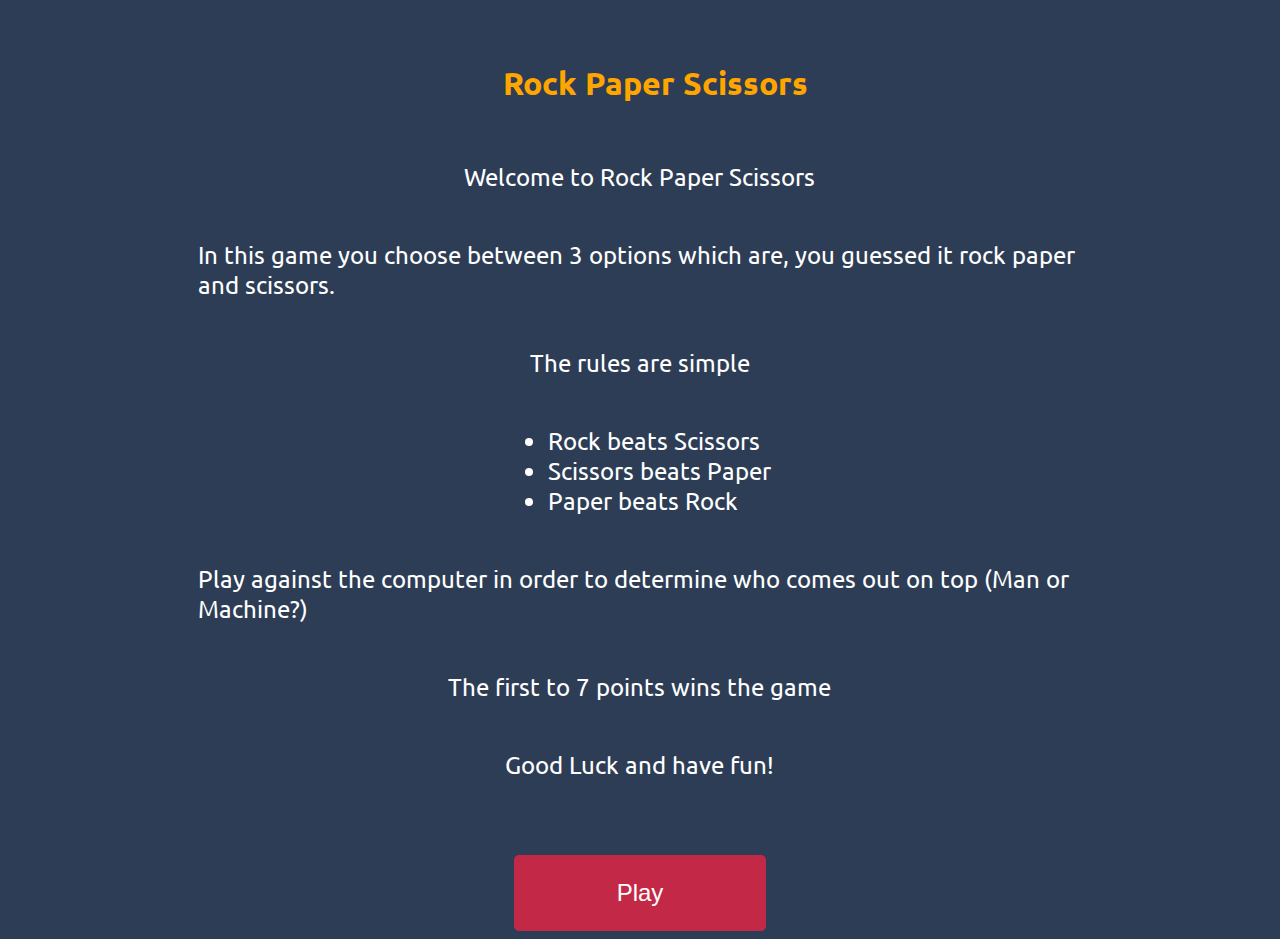
<file: index.html>
<!DOCTYPE html>
<html lang="en">
<head>
    <meta charset="UTF-8">
    <meta http-equiv="X-UA-Compatible" content="IE=edge">
    <meta name="viewport" content="width=device-width, initial-scale=1.0">
    <!--Fontawesome and Google font links-->
    <link rel="stylesheet" href="https://use.fontawesome.com/releases/v5.7.2/css/all.css" integrity="sha384-fnmOCqbTlWIlj8LyTjo7mOUStjsKC4pOpQbqyi7RrhN7udi9RwhKkMHpvLbHG9Sr"
     crossorigin="anonymous">
    <link rel="preconnect" href="https://fonts.googleapis.com">
    <link rel="preconnect" href="https://fonts.gstatic.com" crossorigin>
    <link href="https://fonts.googleapis.com/css2?family=Ubuntu&display=swap" rel="stylesheet">
    <!--SEO Optimization-->
    <meta name="description" content="Rock Paper Scissors">
    <meta name="keywords" content="game, fun, rock, paper, scissors">
    <meta name="author" content="Rock Paper Scissors">
    <!--CSS Stylesheet-->
    <link rel="stylesheet" href="assets/css/style.css">
    <title>Rock|Paper|Scissors</title>
</head>
<body>
    <!--Header-->
    <header>
        <h1><i class="fas fa-hand-rock"></i><i class="fas fa-hand-paper"></i><i class="fas fa-hand-scissors"></i>Rock Paper Scissors</h1> 
    </header>

    <!--Information section-->
    <div id="information">
        <p>Welcome to Rock Paper Scissors</p>
        <p>In this game you choose between 3 options which are, you guessed it rock paper and scissors.</p>
        <p>The rules are simple</p>
        <ul>
            <li>Rock beats Scissors</li>
            <li>Scissors beats Paper</li>
            <li>Paper beats Rock</li>
        </ul>
        <p>Play against the computer in order to determine who comes out on top (Man or Machine?)</p>
        <p>The first to 7 points wins the game</p> 
        <p>Good Luck and have fun!</p>
    </div>

    <!--Play Button-->
    <div class="home-buttons">
        <button id="play-btn" class="home-button" onclick="document.location='game.html'">Play</button>
    </div>
</body>
</html>
</file>
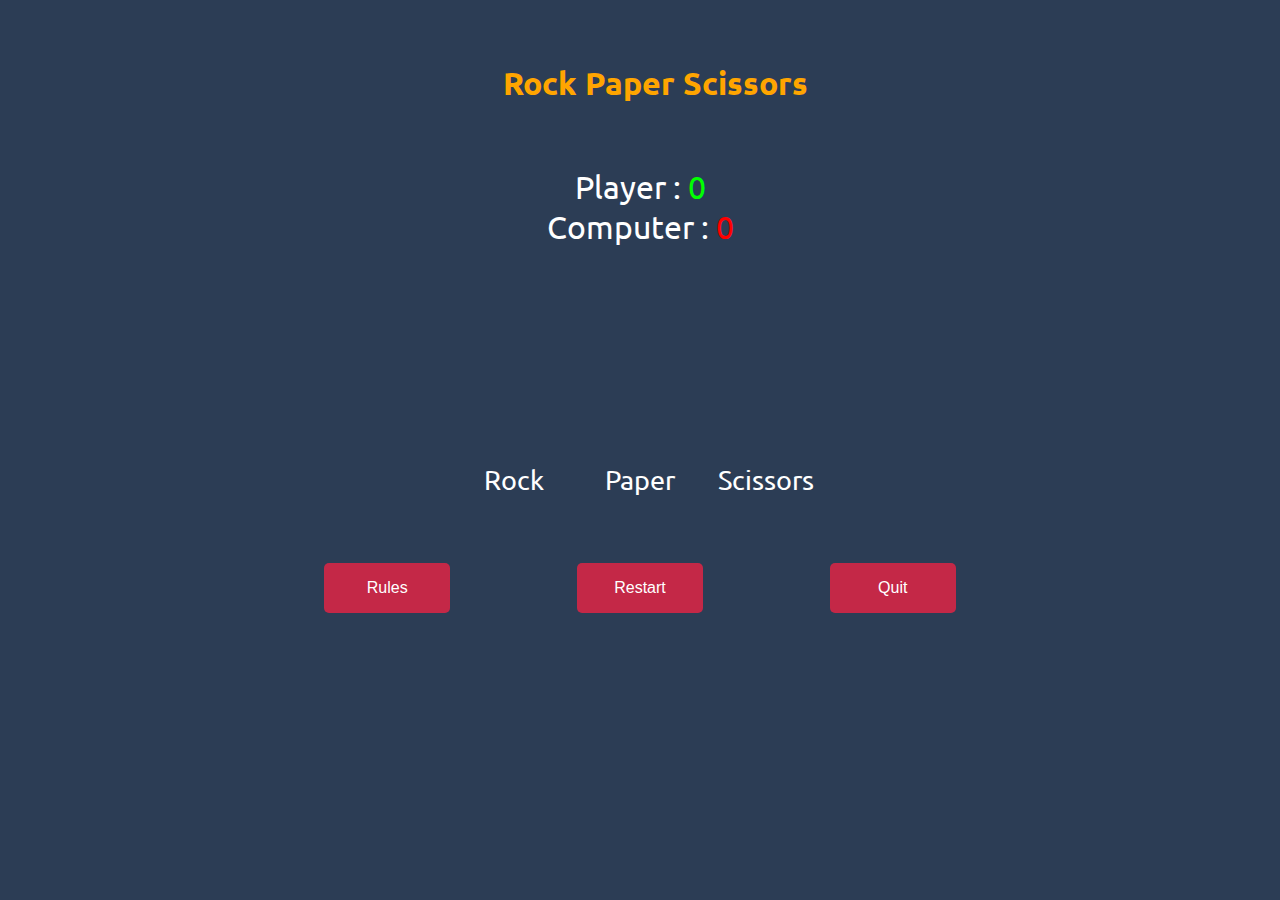
<file: game.html>
<!DOCTYPE html>
<html lang="en">
<head>
    <meta charset="UTF-8">
    <meta http-equiv="X-UA-Compatible" content="IE=edge">
    <meta name="viewport" content="width=device-width, initial-scale=1.0">
    <!--Fontawesome and Google font links-->
    <link rel="stylesheet" href="https://use.fontawesome.com/releases/v5.7.2/css/all.css" integrity="sha384-fnmOCqbTlWIlj8LyTjo7mOUStjsKC4pOpQbqyi7RrhN7udi9RwhKkMHpvLbHG9Sr"
     crossorigin="anonymous">
    <link rel="preconnect" href="https://fonts.googleapis.com">
    <link rel="preconnect" href="https://fonts.gstatic.com" crossorigin>
    <link href="https://fonts.googleapis.com/css2?family=Ubuntu&display=swap" rel="stylesheet">
    <!--SEO Optimization-->
    <meta name="description" content="Rock Paper Scissors">
    <meta name="keywords" content="game, fun, rock, paper, scissors">
    <meta name="author" content="Rock Paper Scissors">
    <!--CSS Stylesheet-->
    <link rel="stylesheet" href="assets/css/style.css">
    <title>Rock|Paper|Scissors</title>
</head>
<body>
    <!--Header-->
    <header>
        <h1><i class="fas fa-hand-rock"></i><i class="fas fa-hand-paper"></i><i class="fas fa-hand-scissors"></i>Rock Paper Scissors</h1>  
    </header>
    
    <!--Scoreboard Section-->
    <div class="score-board">
        <div>
            Player :
            <span class="result-score" data-player-score>0</span>
          </div>
          <div>
            Computer :
            <span id="red-text" class="result-score" data-computer-score>0</span>
          </div>
    </div>

    <!--Show player and computer choice-->
    <div id="show-choice"></div>

    <!--Show message to the player to tell them if they won/lost/drawed the round-->
    <div id="message"></div>

    <!--Rock, Paper and Scissor buttons for the player to choose-->
    <div class="choices">
        <button class="choice" data-selection="rock" aria-label="Rock"><i class="fas fa-hand-rock"></i><p>Rock</p></button>
        <button class="choice" data-selection="paper" aria-label="Paper"><i class="fas fa-hand-paper"></i><p>Paper</p></button>
        <button class="choice" data-selection="scissors" aria-label="Scissors"><i class="fas fa-hand-scissors"></i><p>Scissors</p></button>
    </div>

    <!--The Rules, Restart and Quit buttons-->
    <div class="buttons">
        <button id="rules-modal-btn" class="button">Rules</button>
        <button id="restart-btn" class="button">Restart</button>
        <button id="quit-btn" class="button" onclick="document.location='index.html'">Quit</button>
    </div>

    <!--The rules modal-->
    <div id="rules-modal" class="modal">
        <div class="modal-content">
        <div class="modal-header">
            <h2 id="header-spacing">Rules:</h2>
            <span class="close">&times;</span>
        </div>
        <div class="modal-body">
            <!--<p>Rock Smashes Scissors </p>
            <p>Scissors Cuts Paper </p>
            <p>Paper Covers Rock</p>-->
            <ul>
                <li>Rock beats Scissors</li>
                <li>Scissors beats Paper</li>
                <li>Paper beats Rock</li>
            </ul>
            <p>The first to 7 points wins the game!</p>
        </div>
        </div>
    </div>
    
    <!--The Play again modal which is shown when the player wins or loses the game-->
    <div id="play-again-modal" class="modal">
        <div class="modal-content">
        <div class="modal-header">
            <span class="close"></span>
            <h2 id="play-again-header"></h2>
        </div>
        <div class="modal-body">
            <p id="play-again-text"></p>
            <button id="play-again-btn" class="button">Play Again</button>
        </div>
        </div>
    </div>

    <!--The Javascript-->
    <script src="assets/js/script.js"></script>
</body>
</file>
<file: assets/css/style.css>
body {
    background-color: #2C3D55;
    color: #fff;
    font-family: 'Ubuntu', sans-serif;
}

h1 {
    display: flex;
    justify-content: center;
    align-items: center;
    margin-top: 5%;
}

p {
    font-size: 1.5rem;
}

ul {
  font-size: 1.5rem;
}

header h1 {
  color: #FFA500;
}

/* Font awesome Icons */

.fa, .fas {
  font-weight: 900;
  padding-left: 5px;
  padding-right: 5px;
}

/* The player choices buttons */

.choices {
    display: flex;
    justify-content: center;
    align-items: center;
    margin-top: 5%;
}

.choice {
    color: #fff;
    background: none;
    border: none;
    font-size: 4rem;
    flex-basis: 10%;
}

.choice:hover {
    color: #FFA500;
    transform: scale(1.2);
}

/* The Score Board */

.score-board {
    margin-top: 5%;
    font-size: 2rem;
    display: grid;
    justify-content: center;
    justify-items: center;
  }

.result-score {
    color: #00FF00;
    font-size: 2rem;
  }

/* The Information section */

#information {
  width: 70%;
  margin-right: auto;
  margin-left: auto;
  display: flex;
  justify-content: center;
  align-items: center;
  flex-direction: column;
  padding: 1%;
}

/* The users choice section */

#show-choice {
    display: flex;
    justify-content: center;
    align-items: center;
    margin-top: 2%;
}

/* The message section */

#message {
    display: flex;
    justify-content: center;
    align-items: center;
    margin-top: 2%;
    color: #FFA500;
}

/* The buttons */

.buttons {
    display: flex;
    justify-content: center;
    align-items: center;
}

.button {
    flex-basis: 10%;
    background: #C42847;
    font-size: 1rem;
    padding: 1em 2em;
    margin: 3% 5% 0 5%;
    color: #fff;
    border: 0;
    border-radius: 5px;
    cursor: pointer;
  }

.home-buttons {
    display: flex;
    flex-direction: column;
    justify-content: center;
    align-items: center;
}

.home-button {
  width: 20%;
  margin-right: auto;
  margin-left: auto;
  background: #C42847;
  font-size: 1.5rem;
  padding: 1em 2em;
  margin: 3% 5% 0 5%;
  color: #fff;
  border: 0;
  border-radius: 5px;
  cursor: pointer;
}

.home-button:hover {
  background: #FFA500;
}

.button:hover {
    background: #FFA500;
  }

  /* The modals */
  
.modal {
    display: none;
    position: fixed;
    z-index: 1;
    left: 0;
    top: 0;
    height: 100%;
    width: 100%;
    overflow: auto;
    background-color: rgba(0, 0, 0, 0.5);
  }
  
.modal-content {
    margin: 20% auto;
    width: 60%;
    animation-name: modalopen;
    animation-duration: var(--modal-duration);
  }
  
.modal-header h2 {
    margin: 0;
  }
  
.modal-header {
    display: flex;
    flex-basis: 10%;
    justify-content: center;
    padding: 2%;
    background-color: #C42847;
    color: #fff;
  }
  
.modal-body {
    display: flex;
    justify-content: center;
    align-items: center;
    flex-direction: column;
    padding: 3%;
    background-color: #2C3D55;
    color: #fff;
  }
   
.close {
    font-size: 2rem;
    color: #fff;
  }
  
.close:hover,
.close:focus {
    color: #000;
    text-decoration: none;
    cursor: pointer;
  }

#header-spacing {
  flex-grow: 0.99;
  text-align: center;
}

#play-again-btn {
  margin-bottom: 1em;
}

#message p {
    font-size: 2rem;
}

.choices p {
    font-family: 'Ubuntu', sans-serif;
    font-size: 1.7rem;
}

#red-text {
    color: red;
  }

.player-choice {
      color: #00FF00;
      font-size: 2rem;
  }

.computer-choice {
      color: red;
      font-size: 2rem;
  }

/* Media Querys */  

/* Media query at 720 px */ 
  
@media screen and (max-width: 720px) {
    .home-button {
      width: max-content;
    }
  }

/* Media query at 685 px */ 

@media screen and (max-width: 685px) {
  #information {
    width: 80%;
  }
}

/* Media query at 500 px */ 

@media screen and (max-width: 500px) {
  #information {
    width: 90%;
  }

  #show-choice {
    width: 90%;
    margin-right: auto;
    margin-left: auto;
  }

  #message {
    width: 90%;
    margin-right: auto;
    margin-left: auto;
  }
}

/* Media query at 400 px */ 

@media screen and (max-width: 400px) {
  .buttons {
    flex-direction: column;
  }

  .choice {
    font-size: 3rem;
  }
}
</file>
